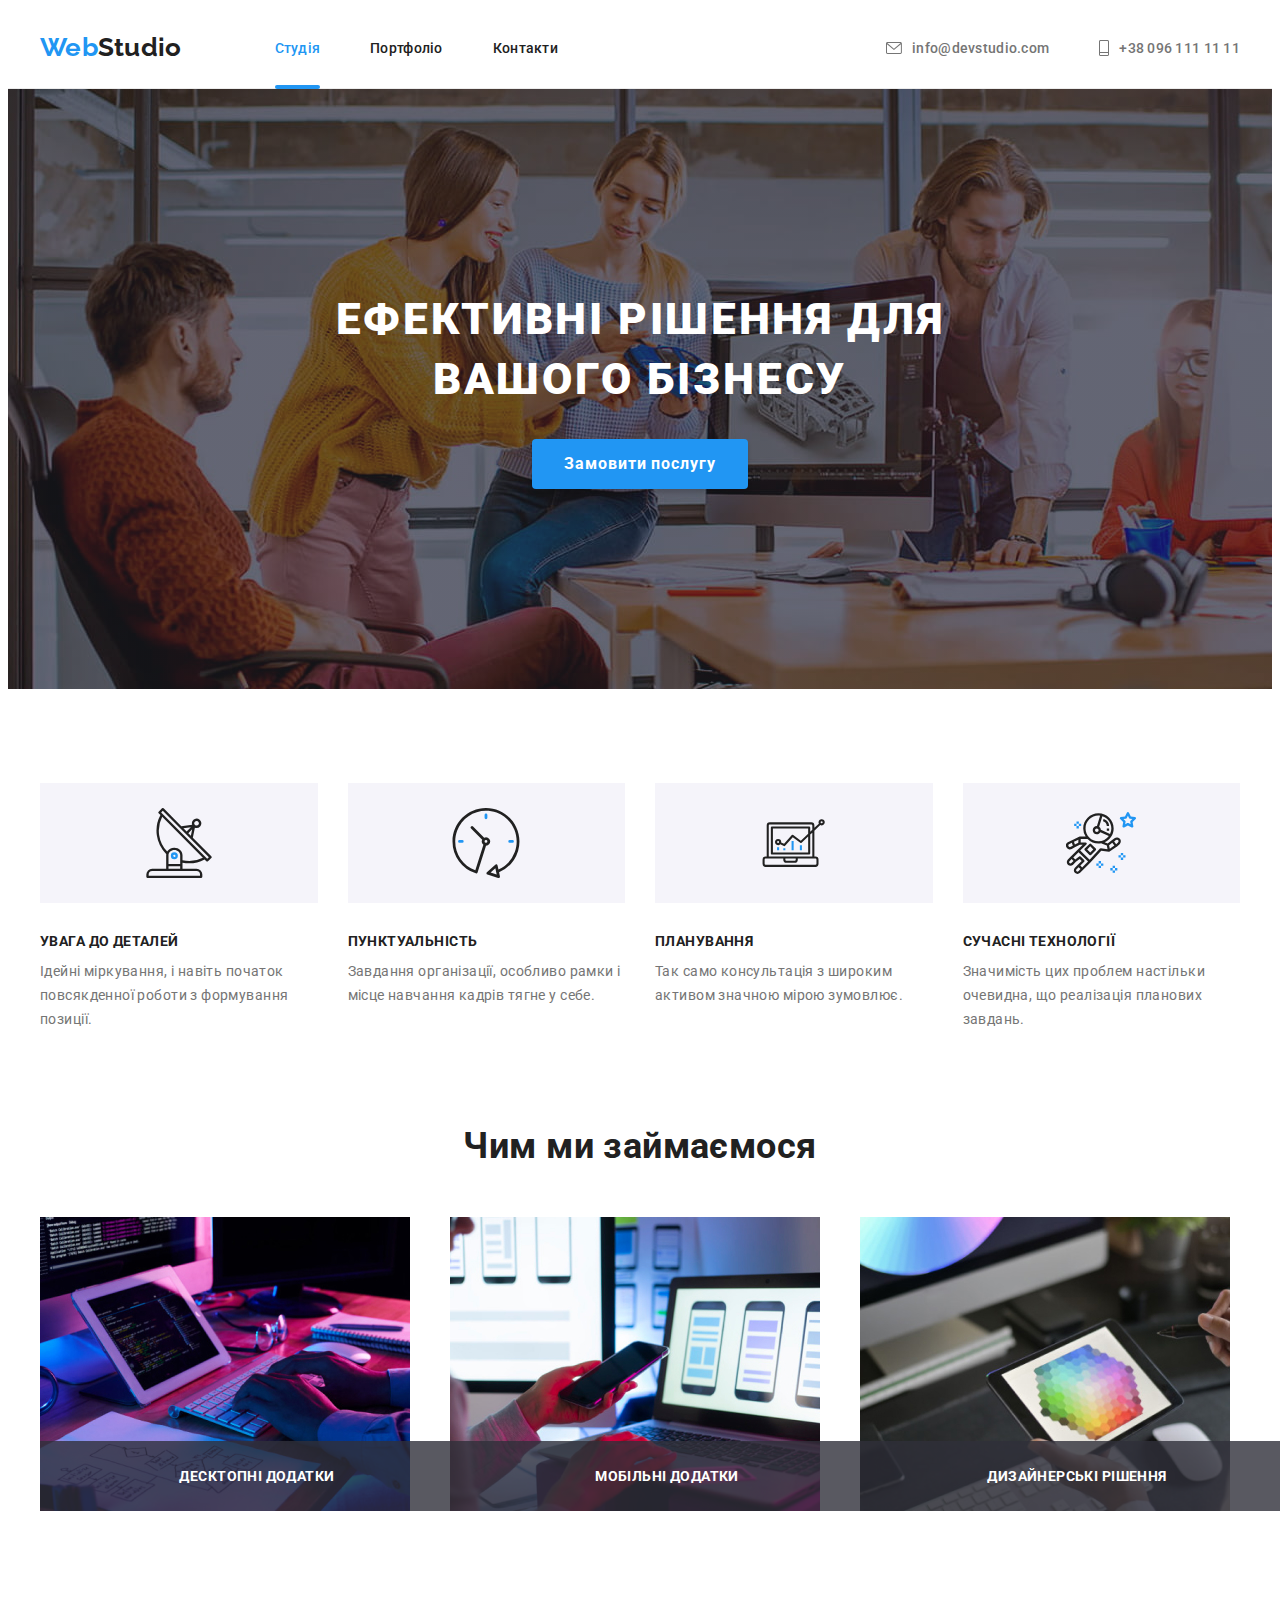
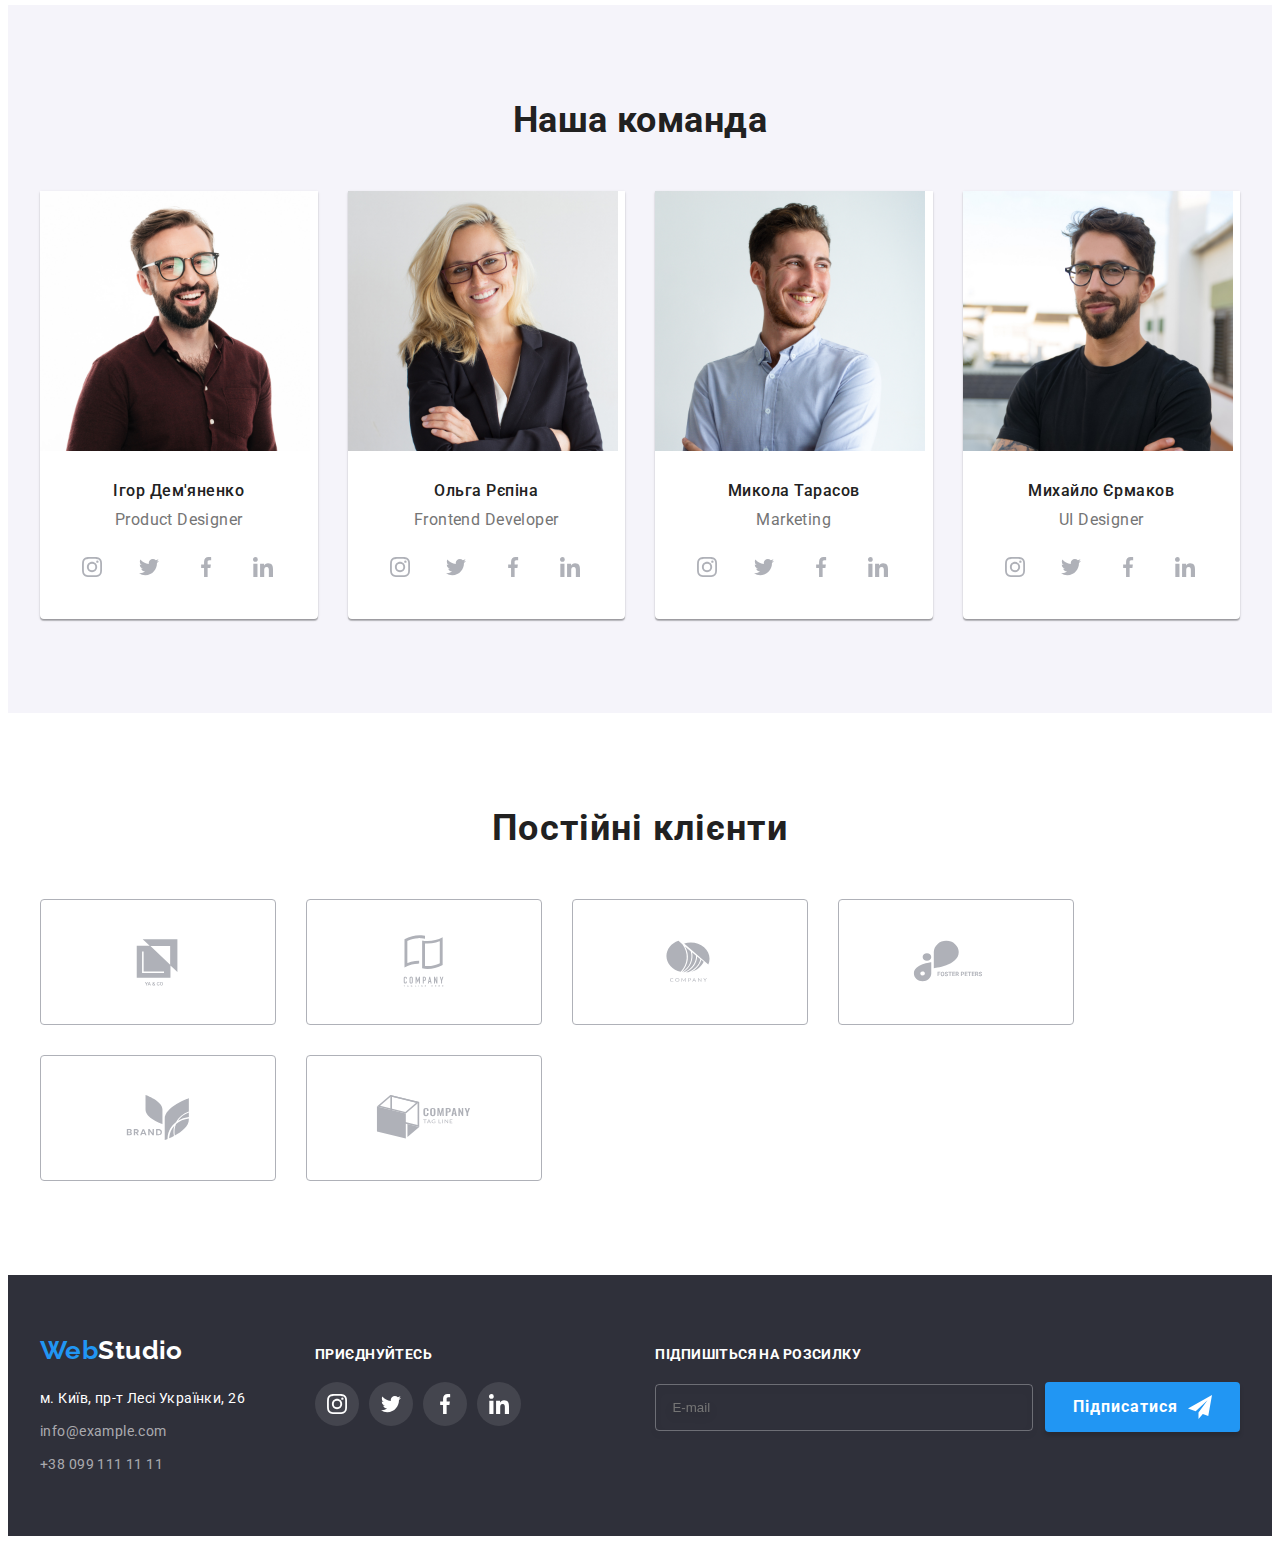
<file: index.html>
<!DOCTYPE html>
<html lang="ru">
  <head>
    <meta charset="UTF-8" />
    <meta http-equiv="X-UA-Compatible" content="IE=edge" />
    <meta name="viewport" content="width=device-width, initial-scale=1.0" />
    <title>Document</title>
    <!--Normalize start-->
    <link
      rel="stylesheet"
      href="https://cdnjs.cloudflare.com/ajax/libs/modern-normalize/1.1.0/modern-normalize.min.css"
      integrity="sha512-wpPYUAdjBVSE4KJnH1VR1HeZfpl1ub8YT/NKx4PuQ5NmX2tKuGu6U/JRp5y+Y8XG2tV+wKQpNHVUX03MfMFn9Q=="
      crossorigin="anonymous"
      referrerpolicy="no-referrer"
    />
    <!--Normalize end-->
    <link rel="preconnect" href="https://fonts.googleapis.com" />
    <link rel="preconnect" href="https://fonts.gstatic.com" crossorigin />
    <link
      rel="stylesheet"
      href="https://fonts.googleapis.com/css2?family=Raleway:wght@700&family=Roboto:wght@400;500;700;900&display=swap"
    />
    <link rel="stylesheet" href="./styles/styles.css" />
  </head>

  <body data-page>
    <!--Шапка профиля-->
    <header class="header" data-header>
      <div class="container main-nav">
        <nav class="header-nav">
          <a class="logo-link link" href="/">Web<span class="logo-black">Studio</span></a>
          <ul class="nav-list list">
            <li class="nav-item">
              <a class="nav-link hover-link link current" href="index.html">Студія</a>
            </li>
            <li class="nav-item">
              <a class="nav-link hover-link link" href="portfolio.html">Портфоліо</a>
            </li>
            <li class="nav-item">
              <a class="nav-link hover-link link" href="./">Контакти</a>
            </li>
          </ul>
        </nav>
        <!--Contacts-->

        <ul class="contact-list list">
          <li class="contact-item">
            <a class="contact-link hover-link link" href="mailto:info@devstudio.com"
              ><svg class="contact-icons" width="16px" height="12px">
                <use href="./images/icons.svg#mail"></use></svg
              >info@devstudio.com</a
            >
          </li>
          <li class="contact-item">
            <a class="contact-link hover-link link" href="tel:+380961111111"
              ><svg class="contact-icons" width="10px" height="16px">
                <use href="./images/icons.svg#phone"></use></svg
              >+38 096 111 11 11</a
            >
          </li>
        </ul>
      </div>
    </header>

    <!--hero section-->

    <main>
      <section class="hero section">
        <div class="container">
          <h1 class="hero-title">Ефективні рішення для вашого бізнесу</h1>
          <button class="hero-button" type="button" data-modal-open>Замовити послугу</button>
        </div>
      </section>

      <!--advantades-->
      <section class="advantades section">
        <div class="container">
          <ul class="advantades-list card-set list">
            <li class="advantades-item card-item">
              <div class="adventages-icons">
                <svg class="adventages-current" width="70px" height="70px">
                  <use href="./images/icons.svg#antenna"></use>
                </svg>
              </div>
              <h3 class="advantades-title item-title">УВАГА ДО ДЕТАЛЕЙ</h3>
              <p class="advantades-article">
                Ідейні міркування, і навіть початок повсякденної роботи з формування позиції.
              </p>
            </li>
            <li class="advantades-item card-item">
              <div class="adventages-icons">
                <svg class="adventages-current" width="70px" height="70px">
                  <use href="./images/icons.svg#clock"></use>
                </svg>
              </div>
              <h3 class="advantades-title item-title">ПУНКТУАЛЬНІСТЬ</h3>
              <p class="advantades-article">
                Завдання організації, особливо рамки і місце навчання кадрів тягне у себе.
              </p>
            </li>
            <li class="advantades-item card-item">
              <div class="adventages-icons">
                <svg class="adventages-current" width="70px" height="70px">
                  <use href="./images/icons.svg#diagram"></use>
                </svg>
              </div>
              <h3 class="advantades-title item-title">ПЛАНУВАННЯ</h3>
              <p class="advantades-article">
                Так само консультація з широким активом значною мірою зумовлює.
              </p>
            </li>
            <li class="advantades-item card-item">
              <div class="adventages-icons">
                <svg class="adventages-current" width="70px" height="70px">
                  <use href="./images/icons.svg#astronaut"></use>
                </svg>
              </div>
              <h3 class="advantades-title item-title">СУЧАСНІ ТЕХНОЛОГІЇ</h3>
              <p class="advantades-article">
                Значимість цих проблем настільки очевидна, що реалізація планових завдань.
              </p>
            </li>
          </ul>
        </div>
      </section>

      <!--Чим ми займаємося-->
      <section class="work section">
        <div class="container">
          <h2 class="section-title">Чим ми займаємося</h2>
          <ul class="work-list list card-set">
            <li class="work-item card-item">
              <img
                src="./images/img1.jpg"
                class="work-img"
                alt="Розробка додатків"
                width="370"
                height="290"
              />
              <h3 class="work-overlay-text item-title">ДЕСКТОПНІ ДОДАТКИ</h3>
            </li>
            <li class="work-item card-item">
              <img
                src="./images/img2.jpg"
                class="work-img"
                alt="Розробка мобільних додатків"
                width="370"
                height="290"
              />
              <h3 class="work-overlay-text item-title">МОБІЛЬНІ ДОДАТКИ</h3>
            </li>
            <li class="work-item card-item">
              <img
                src="./images/img3.jpg"
                class="work-img"
                alt="Розробка дизайну"
                width="370"
                height="290"
              />
              <h3 class="work-overlay-text item-title">ДИЗАЙНЕРСЬКІ РІШЕННЯ</h3>
            </li>
          </ul>
        </div>
      </section>

      <!--Наша команда-->

      <section class="command section">
        <div class="container">
          <h2 class="section-title">Наша команда</h2>
          <ul class="command-list card-set list">
            <li class="command-list-item card-item">
              <img
                src="./images/igor.jpg"
                class="command-img"
                alt="Ігор Дем'яненко"
                width="270"
                height="260"
              />
              <div class="command-border">
                <h3 class="command-subtitle">Ігор Дем'яненко</h3>
                <p class="command-item">Product Designer</p>

                <!--Social-icons-->
                <ul class="social-list card-set list">
                  <li class="social-item card-item item">
                    <a
                      class="social-link link"
                      href=""
                      target="_blank"
                      rel="noopener noreferrer"
                      aria-label="instagram"
                      ><svg class="social-current" width="20px" height="20px">
                        <use href="./images/icons.svg#instagram"></use></svg
                    ></a>
                  </li>
                  <li class="social-item card-item item">
                    <a
                      class="social-link link"
                      href=""
                      target="_blank"
                      rel="noopener noreferrer"
                      aria-label="twitter"
                      ><svg class="social-current" width="20px" height="20px">
                        <use href="./images/icons.svg#twitter"></use></svg
                    ></a>
                  </li>
                  <li class="social-item card-item item">
                    <a
                      class="social-link link"
                      href=""
                      target="_blank"
                      rel="noopener noreferrer"
                      aria-label="facebook"
                      ><svg class="social-current" width="20px" height="20px">
                        <use href="./images/icons.svg#facebook"></use></svg
                    ></a>
                  </li>
                  <li class="social-item card-item item">
                    <a
                      class="social-link link"
                      href=""
                      target="_blank"
                      rel="noopener noreferrer"
                      aria-label="linkedin"
                      ><svg class="social-current" width="20px" height="20px">
                        <use href="./images/icons.svg#linkedin"></use></svg
                    ></a>
                  </li>
                </ul>
              </div>
            </li>
            <li class="command-list-item card-item">
              <img
                src="./images/olga.jpg"
                class="command-img"
                alt="Ольга Рєпіна"
                width="270"
                height="260"
              />
              <div class="command-border">
                <h3 class="command-subtitle">Ольга Рєпіна</h3>
                <p class="command-item">Frontend Developer</p>

                <!--Social-icons-->
                <ul class="social-list card-set list">
                  <li class="social-item card-item item">
                    <a
                      class="social-link link"
                      href=""
                      target="_blank"
                      rel="noopener noreferrer"
                      aria-label="instagram"
                      ><svg class="social-current" width="20px" height="20px">
                        <use href="./images/icons.svg#instagram"></use></svg
                    ></a>
                  </li>
                  <li class="social-item card-item item">
                    <a
                      class="social-link link"
                      href=""
                      target="_blank"
                      rel="noopener noreferrer"
                      aria-label="twitter"
                      ><svg class="social-current" width="20px" height="20px">
                        <use href="./images/icons.svg#twitter"></use></svg
                    ></a>
                  </li>
                  <li class="social-item card-item item">
                    <a
                      class="social-link link"
                      href=""
                      target="_blank"
                      rel="noopener noreferrer"
                      aria-label="facebook"
                      ><svg class="social-current" width="20px" height="20px">
                        <use href="./images/icons.svg#facebook"></use></svg
                    ></a>
                  </li>
                  <li class="social-item card-item item">
                    <a
                      class="social-link link"
                      href=""
                      target="_blank"
                      rel="noopener noreferrer"
                      aria-label="linkedin"
                      ><svg class="social-current" width="20px" height="20px">
                        <use href="./images/icons.svg#linkedin"></use></svg
                    ></a>
                  </li>
                </ul>
              </div>
            </li>
            <li class="command-list-item card-item">
              <img
                src="./images/nikolay.jpg"
                class="command-img"
                alt="Микола Тарасов"
                width="270"
                height="260"
              />
              <div class="command-border">
                <h3 class="command-subtitle">Микола Тарасов</h3>
                <p class="command-item">Marketing</p>

                <!--Social-icons-->
                <ul class="social-list card-set list">
                  <li class="social-item card-item item">
                    <a
                      class="social-link link"
                      href=""
                      target="_blank"
                      rel="noopener noreferrer"
                      aria-label="instagram"
                      ><svg class="social-current" width="20px" height="20px">
                        <use href="./images/icons.svg#instagram"></use></svg
                    ></a>
                  </li>
                  <li class="social-item card-item item">
                    <a
                      class="social-link link"
                      href=""
                      target="_blank"
                      rel="noopener noreferrer"
                      aria-label="twitter"
                      ><svg class="social-current" width="20px" height="20px">
                        <use href="./images/icons.svg#twitter"></use></svg
                    ></a>
                  </li>
                  <li class="social-item card-item item">
                    <a
                      class="social-link link"
                      href=""
                      target="_blank"
                      rel="noopener noreferrer"
                      aria-label="facebook"
                      ><svg class="social-current" width="20px" height="20px">
                        <use href="./images/icons.svg#facebook"></use></svg
                    ></a>
                  </li>
                  <li class="social-item card-item item">
                    <a
                      class="social-link link"
                      href=""
                      target="_blank"
                      rel="noopener noreferrer"
                      aria-label="linkedin"
                      ><svg class="social-current" width="20px" height="20px">
                        <use href="./images/icons.svg#linkedin"></use></svg
                    ></a>
                  </li>
                </ul>
              </div>
            </li>
            <li class="command-list-item card-item">
              <img
                src="./images/michail.jpg"
                class="command-img"
                alt="Михайло Єрмаков"
                width="270"
                height="260"
              />
              <div class="command-border">
                <h3 class="command-subtitle">Михайло Єрмаков</h3>
                <p class="command-item">UI Designer</p>

                <!--Social-icons-->
                <ul class="social-list card-set list">
                  <li class="social-item card-item item">
                    <a
                      class="social-link link"
                      href=""
                      target="_blank"
                      rel="noopener noreferrer"
                      aria-label="instagram"
                      ><svg class="social-current" width="20px" height="20px">
                        <use href="./images/icons.svg#instagram"></use></svg
                    ></a>
                  </li>
                  <li class="social-item card-item item">
                    <a
                      class="social-link link"
                      href=""
                      target="_blank"
                      rel="noopener noreferrer"
                      aria-label="twitter"
                      ><svg class="social-current" width="20px" height="20px">
                        <use href="./images/icons.svg#twitter"></use></svg
                    ></a>
                  </li>
                  <li class="social-item card-item item">
                    <a
                      class="social-link link"
                      href=""
                      target="_blank"
                      rel="noopener noreferrer"
                      aria-label="facebook"
                      ><svg class="social-current" width="20px" height="20px">
                        <use href="./images/icons.svg#facebook"></use></svg
                    ></a>
                  </li>
                  <li class="social-item card-item item">
                    <a
                      class="social-link link"
                      href=""
                      target="_blank"
                      rel="noopener noreferrer"
                      aria-label="linkedin"
                      ><svg class="social-current" width="20px" height="20px">
                        <use href="./images/icons.svg#linkedin"></use></svg
                    ></a>
                  </li>
                </ul>
              </div>
            </li>
          </ul>
        </div>
      </section>

      <!--CUSTOMERS-->

      <section class="customers section">
        <h2 class="customers-title">Постійні клієнти</h2>
        <div class="container">
          <ul class="customers-list card-set">
            <li class="customers-item .card-item">
              <a
                href=""
                class="customers-link"
                target="_blank"
                rel="noopener noreferrer"
                aria-label="logo-company"
                ><svg class="customers-icon" width="106px" height="60px">
                  <use href="./images/icons.svg#logo1"></use></svg
              ></a>
            </li>
            <li class="customers-item .card-item">
              <a
                href=""
                class="customers-link"
                target="_blank"
                rel="noopener noreferrer"
                aria-label="logo-company"
                ><svg class="customers-icon" width="106px" height="60px">
                  <use href="./images/icons.svg#logo2"></use></svg
              ></a>
            </li>
            <li class="customers-item .card-item">
              <a
                href=""
                class="customers-link"
                target="_blank"
                rel="noopener noreferrer"
                aria-label="logo-company"
                ><svg class="customers-icon" width="106px" height="60px">
                  <use href="./images/icons.svg#logo3"></use></svg
              ></a>
            </li>
            <li class="customers-item .card-item">
              <a
                href=""
                class="customers-link"
                target="_blank"
                rel="noopener noreferrer"
                aria-label="logo-company"
                ><svg class="customers-icon" width="106px" height="60px">
                  <use href="./images/icons.svg#logo4"></use></svg
              ></a>
            </li>
            <li class="customers-item .card-item">
              <a
                href=""
                class="customers-link"
                target="_blank"
                rel="noopener noreferrer"
                aria-label="logo-company"
                ><svg class="customers-icon" width="106px" height="60px">
                  <use href="./images/icons.svg#logo5"></use></svg
              ></a>
            </li>
            <li class="customers-item .card-item">
              <a
                href=""
                class="customers-link"
                target="_blank"
                rel="noopener noreferrer"
                aria-label="logo-company"
                ><svg class="customers-icon" width="106px" height="60px">
                  <use href="./images/icons.svg#logo6"></use></svg
              ></a>
            </li>
          </ul>
        </div>
      </section>
    </main>

    <!--Footer-->

    <footer class="footer">
      <div class="container card-set">
        <div class="footer-container">
          <a class="logo-link link" href="/"> Web<span class="logo-white">Studio</span></a>
          <address class="footer-adress">
            <ul class="adress-list list">
              <li class="adress-item">
                <a
                  class="adress-link link"
                  href="https://goo.gl/maps/TSJkPxfqwCvXyevN7"
                  rel="noreferrer noopener"
                  target="_blank"
                  >м. Київ, пр-т Лесі Українки, 26</a
                >
              </li>
              <li class="adress-item">
                <a class="adress-link footer-link-cl link" href="mailto:info@example.com"
                  >info@example.com</a
                >
              </li>
              <li class="adress-item">
                <a class="adress-link footer-link-cl link" href="tel:+380991111111"
                  >+38 099 111 11 11</a
                >
              </li>
            </ul>
          </address>
        </div>
        <!--Join-in-->
        <div class="join-container">
          <h2 class="join-title item-title">приєднуйтесь</h2>
          <ul class="social-list card-set">
            <li class="social-item">
              <a href="" class="social-link">
                <svg class="social-current" width="20px" height="20px">
                  <use href="./images/icons.svg#instagram"></use>
                </svg>
              </a>
            </li>
            <li class="social-item">
              <a href="" class="social-link">
                <svg class="social-current" width="20px" height="20px">
                  <use href="./images/icons.svg#twitter"></use>
                </svg>
              </a>
            </li>
            <li class="social-item">
              <a href="" class="social-link">
                <svg class="social-current" width="20px" height="20px">
                  <use href="./images/icons.svg#facebook"></use>
                </svg>
              </a>
            </li>
            <li class="social-item">
              <a href="" class="social-link">
                <svg class="social-current" width="20px" height="20px">
                  <use href="./images/icons.svg#linkedin"></use>
                </svg>
              </a>
            </li>
          </ul>
        </div>

        <!--Footer form-->
        <div class="footer-form">
          <h2 class="join-title item-title">Підпишіться на розсилку</h2>
          <form class="footer-form-email card-set">
            <label class="footer-label">
              <input class="footer-input" name="Пошта" type="email" placeholder="E-mail" />
            </label>
            <button class="footer-button hero-button" type="submit">
              Підписатися
              <svg width="24px" height="24px">
                <use href="./images/icons.svg#icon-footer-icon"></use>
              </svg>
            </button>
          </form>
        </div>
      </div>
    </footer>

    <!--Modal window-->

    <div class="backdrop is-hidden" data-modal>
      <div class="modal">
        <button class="modal-btn" type="button" data-modal-close>
          <svg class="modal-btn-icon" width="11px" height="11px">
            <use href="./images/icons.svg#close-icon"></use>
          </svg>
        </button>
        <!--Form-modal-->
        <form class="form">
          <strong class="form-title">Залиште свої дані, ми вам передзвонимо</strong>
          <div class="form-group" role="group">
            <span class="form-text">Ім'я</span>
            <label class="form-label">
              <input class="form-input" name="Ім'я" type="text" />
              <svg class="form-icon" width="18px" height="18px">
                <use href="./images/icons.svg#icon-form-person"></use></svg
            ></label>

            <span class="form-text">Телефон</span>
            <label class="form-label">
              <input class="form-input" name="Телефон" type="tel" />
              <svg class="form-icon" width="18px" height="18px">
                <use href="./images/icons.svg#icon-form-phone"></use></svg
            ></label>

            <span class="form-text">Пошта</span>
            <label class="form-label">
              <input class="form-input" name="Пошта" type="email" />
              <svg class="form-icon" width="18px" height="18px">
                <use href="./images/icons.svg#icon-form-email"></use>
              </svg>
            </label>

            <span class="form-text">Коментарі</span>
            <label class="form-label">
              <textarea
                class="form-textarea"
                name="Comments"
                cols="30"
                rows="5"
                placeholder="Введіть текст"
              ></textarea>
            </label>
          </div>
          <label class="checkbox-label">
            <input class="checkbox-input visually-hidden" name="checkbox" type="checkbox" checked />
            <svg class="checkbox-icon" width="16px" height="15px">
              <use class="checkbox-icon-uncheck" href="./images/icons.svg#icon-icon-uncheck"></use>
              <use class="checkbox-icon-check" href="./images/icons.svg#icon-icon-check"></use>
            </svg>
            <span class="checkbox-text"
              >Погоджуюся з розсилкою та приймаю
              <a class="contract" target="_blank" rel="noopener noreferrer" href=""
                >Умови договору</a
              >
            </span>
          </label>
          <button class="form-button hero-button" type="submit">Відправити</button>
        </form>
      </div>
    </div>
    <script src="./js/modal.js"></script>
  </body>
</html>
</file>
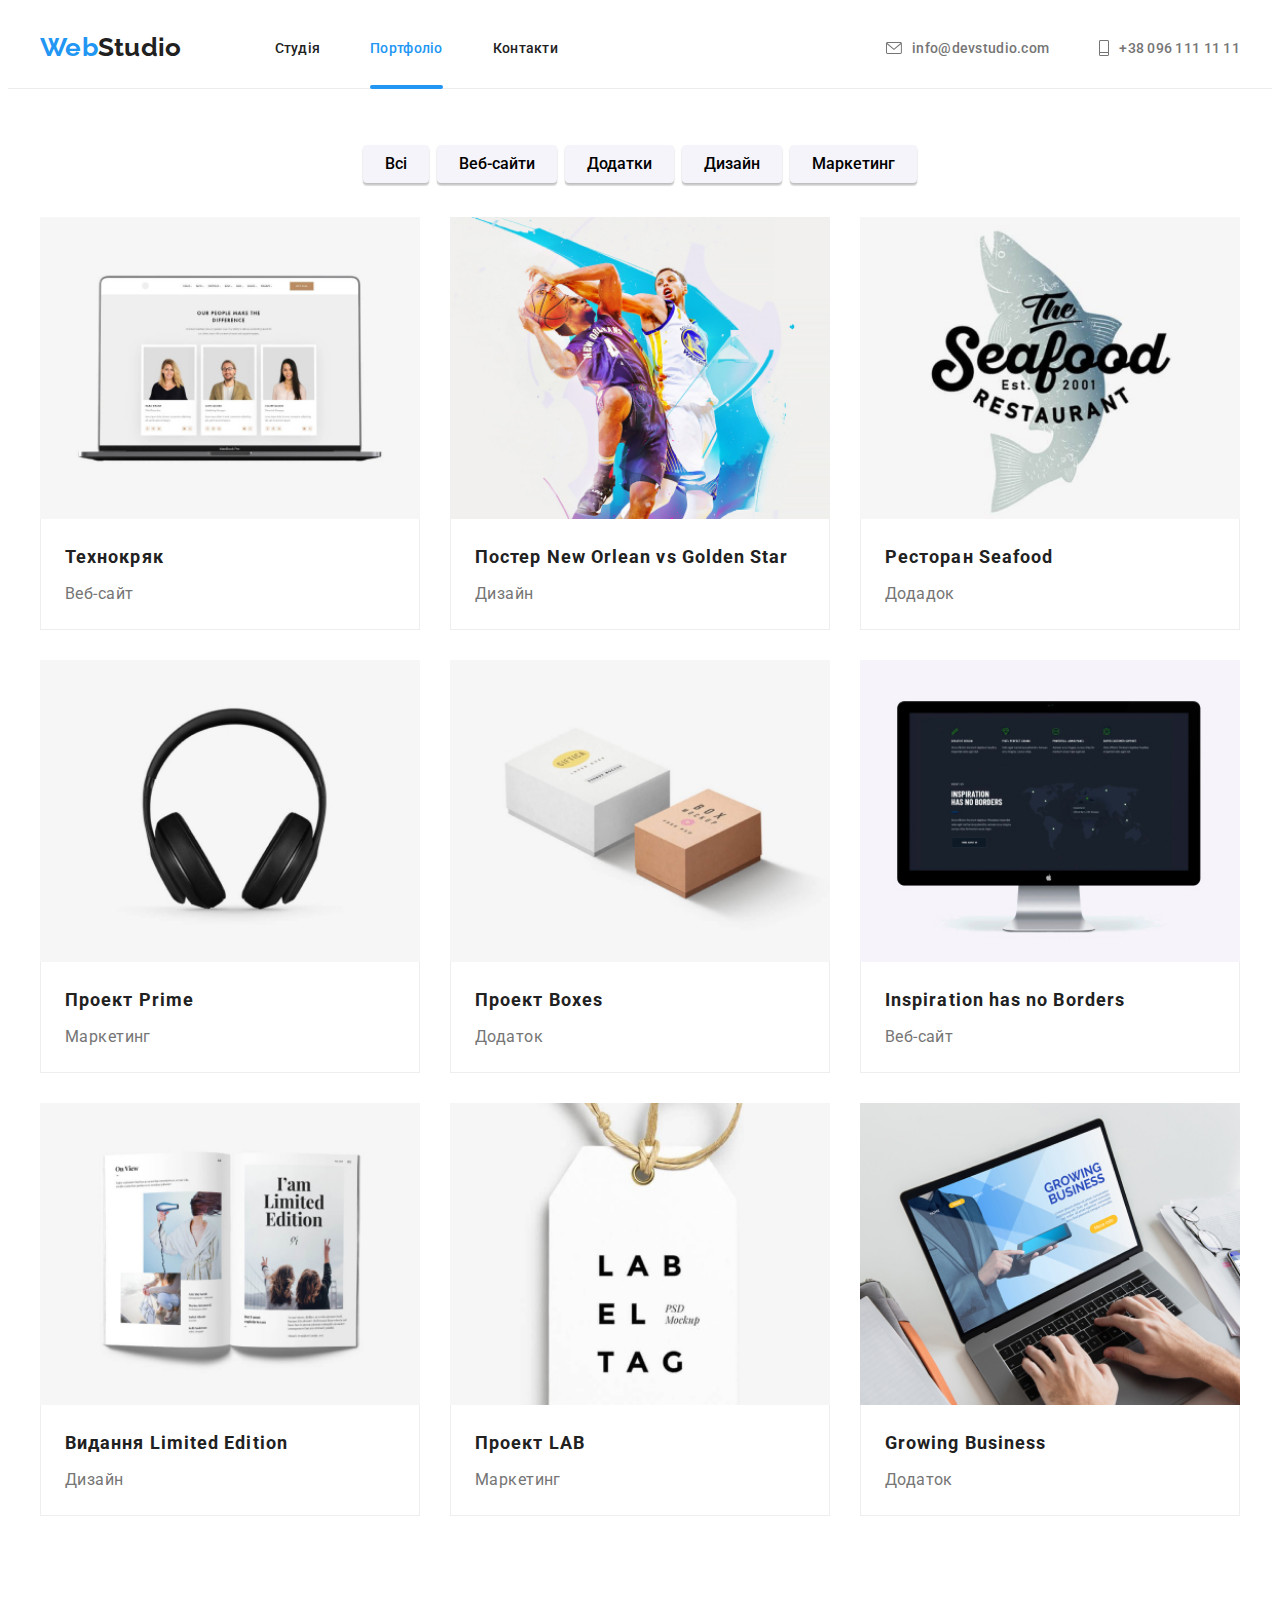
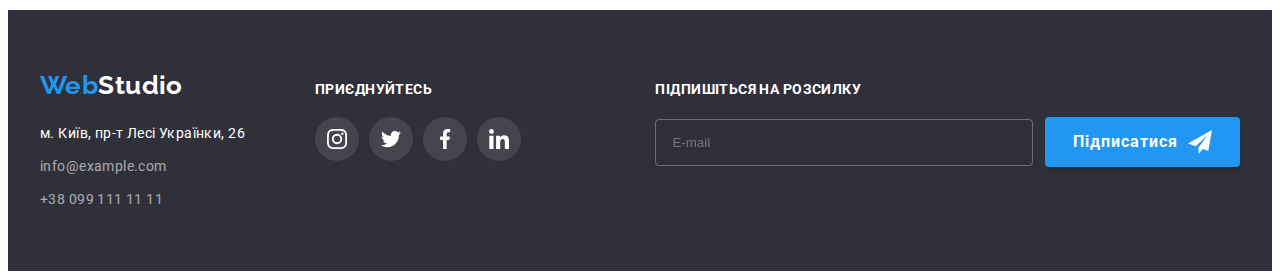
<file: portfolio.html>
<!DOCTYPE html>
<html lang="uk">
  <head>
    <meta charset="UTF-8" />
    <meta http-equiv="X-UA-Compatible" content="IE=edge" />
    <meta name="viewport" content="width=device-width, initial-scale=1.0" />
    <title>Document</title>
    <!--Normalize start-->
    <link
      rel="stylesheet"
      href="https://cdnjs.cloudflare.com/ajax/libs/modern-normalize/1.1.0/modern-normalize.min.css"
      integrity="sha512-wpPYUAdjBVSE4KJnH1VR1HeZfpl1ub8YT/NKx4PuQ5NmX2tKuGu6U/JRp5y+Y8XG2tV+wKQpNHVUX03MfMFn9Q=="
      crossorigin="anonymous"
      referrerpolicy="no-referrer"
    />
    <!--Normalize end-->
    <link rel="preconnect" href="https://fonts.googleapis.com" />
    <link rel="preconnect" href="https://fonts.gstatic.com" crossorigin />
    <link
      rel="stylesheet"
      href="https://fonts.googleapis.com/css2?family=Raleway:wght@700&family=Roboto:wght@400;500;700;900&display=swap"
    />
    <link rel="stylesheet" href="./styles/styles.css" />
  </head>

  <body>
    <!--Шапка портфолио-->
    <header class="header">
      <div class="container main-nav">
        <nav class="header-nav">
          <a class="logo-link link" href="/">Web<span class="logo-black">Studio</span></a>
          <ul class="nav-list list">
            <li class="nav-item">
              <a class="nav-link hover-link link" href="index.html">Студія</a>
            </li>
            <li class="nav-item">
              <a class="nav-link hover-link current link" href="portfolio.html">Портфоліо</a>
            </li>
            <li class="nav-item">
              <a class="nav-link hover-link link" href="./">Контакти</a>
            </li>
          </ul>
        </nav>

        <!--Contacts-->

        <ul class="contact-list list">
          <li class="contact-item">
            <a class="contact-link hover-link link" href="mailto:info@devstudio.com"
              ><svg class="contact-icons" width="16px" height="12px">
                <use href="./images/icons.svg#mail"></use></svg
              >info@devstudio.com</a
            >
          </li>
          <li class="contact-item">
            <a class="contact-link hover-link link" href="tel:+380961111111"
              ><svg class="contact-icons" width="10px" height="16px">
                <use href="./images/icons.svg#phone"></use></svg
              >+38 096 111 11 11</a
            >
          </li>
        </ul>
      </div>
    </header>
    <!--Проекти-->
    <main>
      <section class="projects section">
        <div class="container">
          <h1 class="visually-hidden">Projects</h1>
          <ul class="projects-list list">
            <li class="projects-item">
              <button class="projects-btn" type="button">
                <span class="project-btn-txt">Всі</span>
              </button>
            </li>
            <li class="projects-item">
              <button class="projects-btn" type="button">
                <span class="project-btn-txt">Веб-сайти</span>
              </button>
            </li>
            <li class="projects-item">
              <button class="projects-btn" type="button">
                <span class="project-btn-txt">Додатки</span>
              </button>
            </li>
            <li class="projects-item">
              <button class="projects-btn" type="button">
                <span class="project-btn-txt">Дизайн</span>
              </button>
            </li>
            <li class="projects-item">
              <button class="projects-btn" type="button">
                <span class="project-btn-txt">Маркетинг</span>
              </button>
            </li>
          </ul>

          <!--Portfolio-->

          <ul class="portfolio-list list card-set">
            <li class="portfolio-item card-item">
              <a class="portfolio-link link" href="">
                <div class="portfolio-photo">
                  <img
                    class="portfolio-img"
                    src="./portfolio-images/img1.jpg"
                    alt="Технокряк"
                    width="370"
                    height="294"
                  />
                  <div class="overlay">
                    <p class="overlay-text">
                      Ресурс пропонує комплексні пропозиції з різним рівнем функціоналу та сервісів.
                      Все це дозволить відвідувачу отримати вичерпні відомості про компанію чи
                      приватну особу.
                    </p>
                  </div>
                </div>
                <div class="portfolio-border">
                  <h2 class="portfolio-title">Технокряк</h2>
                  <p class="portfolio-article">Веб-сайт</p>
                </div>
              </a>
            </li>
            <li class="portfolio-item card-item">
              <a class="portfolio-link link" href="">
                <div class="portfolio-photo">
                  <img
                    class="portfolio-img"
                    src="./portfolio-images/img2.jpg"
                    alt="Постер New Orlean vs Golden Star"
                    width="370"
                    height="294"
                  />
                  <div class="overlay">
                    <p class="overlay-text">
                      Ресурс пропонує комплексні пропозиції з різним рівнем функціоналу та сервісів.
                      Все це дозволить відвідувачу отримати вичерпні відомості про компанію чи
                      приватну особу.
                    </p>
                  </div>
                </div>
                <div class="portfolio-border">
                  <h2 class="portfolio-title">Постер New Orlean vs Golden Star</h2>
                  <p class="portfolio-article">Дизайн</p>
                </div>
              </a>
            </li>
            <li class="portfolio-item card-item">
              <a class="portfolio-link link" href="">
                <div class="portfolio-photo">
                  <img
                    class="portfolio-img"
                    src="./portfolio-images/img3.jpg"
                    alt="Ресторан Seafood"
                    width="370"
                    height="294"
                  />
                  <div class="overlay">
                    <p class="overlay-text">
                      Ресурс пропонує комплексні пропозиції з різним рівнем функціоналу та сервісів.
                      Все це дозволить відвідувачу отримати вичерпні відомості про компанію чи
                      приватну особу.
                    </p>
                  </div>
                </div>
                <div class="portfolio-border">
                  <h2 class="portfolio-title">Ресторан Seafood</h2>
                  <p class="portfolio-article">Додадок</p>
                </div>
              </a>
            </li>
            <li class="portfolio-item card-item">
              <a class="portfolio-link link" href="">
                <div class="portfolio-photo">
                  <img
                    class="portfolio-img"
                    src="./portfolio-images/img4.jpg"
                    alt="Проект Prime"
                    width="370"
                    height="294"
                  />
                  <div class="overlay">
                    <p class="overlay-text">
                      Ресурс пропонує комплексні пропозиції з різним рівнем функціоналу та сервісів.
                      Все це дозволить відвідувачу отримати вичерпні відомості про компанію чи
                      приватну особу.
                    </p>
                  </div>
                </div>
                <div class="portfolio-border">
                  <h2 class="portfolio-title">Проект Prime</h2>
                  <p class="portfolio-article">Маркетинг</p>
                </div>
              </a>
            </li>
            <li class="portfolio-item card-item">
              <a class="portfolio-link link" href="">
                <div class="portfolio-photo">
                  <img
                    class="portfolio-img"
                    src="./portfolio-images/img5.jpg"
                    alt="Проект Boxes"
                    width="370"
                    height="294"
                  />
                  <div class="overlay">
                    <p class="overlay-text">
                      Ресурс пропонує комплексні пропозиції з різним рівнем функціоналу та сервісів.
                      Все це дозволить відвідувачу отримати вичерпні відомості про компанію чи
                      приватну особу.
                    </p>
                  </div>
                </div>
                <div class="portfolio-border">
                  <h2 class="portfolio-title">Проект Boxes</h2>
                  <p class="portfolio-article">Додаток</p>
                </div>
              </a>
            </li>
            <li class="portfolio-item card-item">
              <a class="portfolio-link link" href="">
                <div class="portfolio-photo">
                  <img
                    class="portfolio-img"
                    src="./portfolio-images/img6.jpg"
                    alt="Inspiration has no Borders"
                    width="370"
                    height="294"
                  />
                  <div class="overlay">
                    <p class="overlay-text">
                      Ресурс пропонує комплексні пропозиції з різним рівнем функціоналу та сервісів.
                      Все це дозволить відвідувачу отримати вичерпні відомості про компанію чи
                      приватну особу.
                    </p>
                  </div>
                </div>
                <div class="portfolio-border">
                  <h2 class="portfolio-title">Inspiration has no Borders</h2>
                  <p class="portfolio-article">Веб-сайт</p>
                </div>
              </a>
            </li>
            <li class="portfolio-item card-item">
              <a class="portfolio-link link" href="">
                <div class="portfolio-photo">
                  <img
                    class="portfolio-img"
                    src="./portfolio-images/img7.jpg"
                    alt="Издание Limited Edition"
                    width="370"
                    height="294"
                  />
                  <div class="overlay">
                    <p class="overlay-text">
                      Ресурс пропонує комплексні пропозиції з різним рівнем функціоналу та сервісів.
                      Все це дозволить відвідувачу отримати вичерпні відомості про компанію чи
                      приватну особу.
                    </p>
                  </div>
                </div>
                <div class="portfolio-border">
                  <h2 class="portfolio-title">Видання Limited Edition</h2>
                  <p class="portfolio-article">Дизайн</p>
                </div>
              </a>
            </li>
            <li class="portfolio-item card-item">
              <a class="portfolio-link link" href="">
                <div class="portfolio-photo">
                  <img
                    class="portfolio-img"
                    src="./portfolio-images/img8.jpg"
                    alt="Проект LAB"
                    width="370"
                    height="294"
                  />
                  <div class="overlay">
                    <p class="overlay-text">
                      Ресурс пропонує комплексні пропозиції з різним рівнем функціоналу та сервісів.
                      Все це дозволить відвідувачу отримати вичерпні відомості про компанію чи
                      приватну особу.
                    </p>
                  </div>
                </div>
                <div class="portfolio-border">
                  <h2 class="portfolio-title">Проект LAB</h2>
                  <p class="portfolio-article">Маркетинг</p>
                </div>
              </a>
            </li>
            <li class="portfolio-item card-item">
              <a class="portfolio-link link" href="">
                <div class="portfolio-photo">
                  <img
                    class="portfolio-img"
                    src="./portfolio-images/img9.jpg"
                    alt="Growing Business"
                    width="370"
                    height="294"
                  />
                  <div class="overlay">
                    <p class="overlay-text">
                      Ресурс пропонує комплексні пропозиції з різним рівнем функціоналу та сервісів.
                      Все це дозволить відвідувачу отримати вичерпні відомості про компанію чи
                      приватну особу.
                    </p>
                  </div>
                </div>
                <div class="portfolio-border">
                  <h2 class="portfolio-title">Growing Business</h2>
                  <p class="portfolio-article">Додаток</p>
                </div>
              </a>
            </li>
          </ul>
        </div>
      </section>
    </main>

    <!--Footer-->

    <footer class="footer">
      <div class="container card-set">
        <div class="footer-container">
          <a class="logo-link link" href="/"> Web<span class="logo-white">Studio</span></a>
          <address class="footer-adress">
            <ul class="adress-list list">
              <li class="adress-item">
                <a
                  class="adress-link link"
                  href="https://goo.gl/maps/TSJkPxfqwCvXyevN7"
                  rel="noreferrer noopener"
                  target="_blank"
                  >м. Київ, пр-т Лесі Українки, 26</a
                >
              </li>
              <li class="adress-item">
                <a class="adress-link footer-link-cl link" href="mailto:info@example.com"
                  >info@example.com</a
                >
              </li>
              <li class="adress-item">
                <a class="adress-link footer-link-cl link" href="tel:+380991111111"
                  >+38 099 111 11 11</a
                >
              </li>
            </ul>
          </address>
        </div>
        <!--Join-in-->
        <div class="join-container">
          <h2 class="join-title item-title">приєднуйтесь</h2>
          <ul class="social-list card-set">
            <li class="social-item">
              <a href="" class="social-link">
                <svg class="social-current" width="20px" height="20px">
                  <use href="./images/icons.svg#instagram"></use>
                </svg>
              </a>
            </li>
            <li class="social-item">
              <a href="" class="social-link">
                <svg class="social-current" width="20px" height="20px">
                  <use href="./images/icons.svg#twitter"></use>
                </svg>
              </a>
            </li>
            <li class="social-item">
              <a href="" class="social-link">
                <svg class="social-current" width="20px" height="20px">
                  <use href="./images/icons.svg#facebook"></use>
                </svg>
              </a>
            </li>
            <li class="social-item">
              <a href="" class="social-link">
                <svg class="social-current" width="20px" height="20px">
                  <use href="./images/icons.svg#linkedin"></use>
                </svg>
              </a>
            </li>
          </ul>
        </div>

        <!--Footer form-->
        <div class="footer-form">
          <h2 class="join-title item-title">Підпишіться на розсилку</h2>
          <form class="footer-form-email card-set">
            <label class="footer-label">
              <input class="footer-input" name="Пошта" type="email" placeholder="E-mail" />
            </label>
            <button class="footer-button hero-button" type="submit">
              Підписатися
              <svg width="24px" height="24px">
                <use href="./images/icons.svg#icon-footer-icon"></use>
              </svg>
            </button>
          </form>
        </div>
      </div>
    </footer>
  </body>
</html>
</file>
<file: styles/styles.css>
:root {
  /*Fonts*/
  --main-font: 'Roboto';
  --secondary-font: 'Raleway';
  /*Text colors*/
  --main-txt-cl: #757575;
  --black-txt-cl: #212121;
  --white-txt-cl: #ffffff;
  --accent-txt-cl: #2196f3;
  --icons-cl: #afb1b8;

  /*Bg colors*/
  --dark-bg-cl: #2f303a;
  --grey-bg-cl: #f5f4fa;
  --main-bg-btn-cl: #2196f3;
  --bg-btn-cl: #188ce8;
  --white-bg-cl: #ffffff;
  --footer-icons-bg-cl: rgba(255, 255, 255, 0.1);

  /*Others*/
  --gap: 30px;
  --item: 4;
  --animation: 250ms cubic-bezier(0.4, 0, 0.2, 1);
}

body {
  font-family: var(--main-font);
  font-weight: 400;
  font-size: 14px;
  line-height: calc(24 / 14);
  letter-spacing: 0.03em;
  color: var(--main-txt-cl);
}

.no-scroll {
  overflow: hidden;
}

/*Частичный ресет браузера start*/
a {
  text-decoration: none;
  color: currentColor;
}

h1,
h2,
h3,
h4,
h5,
h6,
p {
  margin: 0;
}

ul {
  list-style: none;
  padding: 0;
  margin: 0;
}

img {
  display: block;
  max-width: 100%;
  height: auto;
}

/*Частичный ресет браузера end*/
.link {
  text-decoration: none;
}

.list {
  list-style: none;
}

.visually-hidden {
  position: absolute;
  width: 1px;
  height: 1px;
  margin: -1px;
  border: 0;
  padding: 0;
  white-space: nowrap;
  clip-path: inset(100%);
  clip: rect(0 0 0 0);
  overflow: hidden;
}

.container {
  width: 1200px;
  padding-left: 15px;
  padding-right: 15px;
  margin-left: auto;
  margin-right: auto;
}

.section {
  padding-top: 94px;
  padding-bottom: 94px;
}

.card-set {
  display: flex;
  flex-wrap: wrap;
  gap: var(--gap);
}

.card-item {
  flex-basis: calc((100% - (var(--item) - 1) * var(--gap)) / var(--item));
}

/*header*/

.header {
  font-weight: 500;
  line-height: calc(16 / 14);
  letter-spacing: 0.02em;
  border-bottom: 1px solid #ececec;
}

.header .logo-link {
  padding-top: 24px;
  padding-bottom: 24px;
}

.main-nav {
  display: flex;
  align-items: center;
}

.header-nav {
  display: flex;
  gap: 93px;
}

.logo-link {
  font-family: var(--secondary-font);
  font-weight: 700;
  font-size: 26px;
  line-height: calc(31 / 26);
  color: var(--accent-txt-cl);
}

.logo-black {
  color: var(--black-txt-cl);
}

.nav-list {
  display: flex;
  flex-wrap: wrap;
  gap: 50px;
}

.nav-item {
  color: var(--black-txt-cl);
}

.nav-link,
.contact-link {
  display: flex;
  align-items: center;
  color: var(--black-txt-cl);
  padding-top: 32px;
  padding-bottom: 32px;
}

.current {
  position: relative;
  color: var(--accent-txt-cl);
}

.current::after {
  position: absolute;
  content: '';
  left: 0;
  bottom: -1px;
  width: 100%;
  height: 4px;
  background-color: var(--accent-txt-cl);
  display: block;
  border-radius: 2px;
}

.hover-link {
  transition: color var(--animation);
}

.hover-link:hover,
.hover-link:focus {
  color: var(--accent-txt-cl);
}

/*contact list*/

.contact-list {
  display: flex;
  margin-left: auto;
}

.contact-list .contact-item + .contact-item {
  margin-left: 50px;
}

.contact-icons {
  fill: var(--main-txt-cl);
  margin-right: 10px;
  transition: fill var(--animation);
}

.contact-icons:hover {
  fill: var(--main-bg-btn-cl);
}

.contact-link {
  color: inherit;
  transition: color var(--animation);
}

.contact-link:hover .contact-icons {
  fill: var(--main-bg-btn-cl);
}

.contact-link:focus .contact-icons {
  fill: var(--main-bg-btn-cl);
}

/*Main content*/

/*HERO*/

.hero {
  background-image: linear-gradient(to right, rgba(47, 48, 58, 0.4), rgba(47, 48, 58, 0.4)),
    url(../images/hero-bg/hero-bg-img.jpg);
  text-align: center;
  padding: 200px 0;
  max-width: 1600px;
  margin-left: auto;
  margin-right: auto;
}

.hero-title {
  width: 696px;
  font-weight: 900;
  font-size: 44px;
  line-height: calc(60 / 44);
  letter-spacing: 0.06em;
  text-transform: uppercase;
  color: var(--white-txt-cl);
  margin-bottom: 30px;
  margin-left: auto;
  margin-right: auto;
}

.hero-button {
  display: flex;
  justify-content: center;
  align-items: center;
  margin-left: auto;
  margin-right: auto;
  font-family: var(--main-font);
  background: var(--main-bg-btn-cl);
  box-shadow: 0px 4px 4px rgba(0, 0, 0, 0.15);
  border: none;
  border-radius: 4px;
  padding: 10px 32px;
  transition: background var(--animation);
  font-weight: 700;
  font-size: 16px;
  letter-spacing: 0.06em;
  line-height: calc(30 / 16);
  color: var(--white-txt-cl);
  cursor: pointer;
}

.hero-button:hover,
.hero-button:focus {
  background: var(--bg-btn-cl);
}


/*Advantades*/

.adventages-icons {
  display: flex;
  align-items: center;
  justify-content: center;
  height: 120px;
  margin-bottom: 30px;
  background-color: var(--grey-bg-cl);
}

.card-item {
  flex-basis: calc((100% - (var(--item) - 1) * var(--gap)) / var(--item));
}

.advantades-title {
  color: var(--black-txt-cl);
  margin-bottom: 10px;
}

.item-title {
  font-weight: 700;
  font-size: 14px;
  line-height: calc(16 / 14);
  text-transform: uppercase;
  letter-spacing: 0.03em;
}

/*Work*/

.work {
  padding-top: 0;
}

.section-title {
  font-weight: 700;
  font-size: 36px;
  line-height: calc(42 / 36);
  text-align: center;
  color: var(--black-txt-cl);
  margin-bottom: 50px;
}

.work-list {
  --item: 3;
}

.work-item {
  position: relative;
}

.work-overlay-text {
  position: absolute;
  display: flex;
  align-items: center;
  justify-content: center;
  text-align: center;
  width: 100%;
  padding: 27px;
  color: var(--white-txt-cl);
  background-color: rgba(47, 48, 58, 0.8);
  bottom: 0;
}

/*Наша команда*/

.command {
  background-color: #f5f4fa;
  max-width: 1600px;
  margin-left: auto;
  margin-right: auto;
}

.command-list-item {
  background-color: var(--white-bg-cl);
  text-align: center;
  flex-basis: calc((100% - 90px) / 4);
  box-shadow: 0px 1px 3px rgba(0, 0, 0, 0.12), 0px 1px 1px rgba(0, 0, 0, 0.14),
    0px 2px 1px rgba(0, 0, 0, 0.2);
  border-radius: 0px 0px 4px 4px;
}

.command-border {
  padding: 30px;
}

.command-subtitle {
  font-weight: 500;
  font-size: 16px;
  margin-bottom: 10px;
}

.command-item {
  font-size: 16px;
  line-height: calc(19 / 16);
  margin-bottom: 16px;
}

.command-subtitle {
  font-weight: 500;
  font-size: 16px;
  line-height: calc(19 / 16);
  letter-spacing: 0.03em;
  color: var(--black-txt-cl);
}

.social-list {
  --gap: 10px;
}

.social-item {
}

.social-link {
  display: flex;
  align-items: center;
  justify-content: center;
  width: 44px;
  height: 44px;
  background-color: var(--white-bg-cl);
  border-radius: 50%;
  transition: background-color var(--animation);
}

.footer .social-link {
  background-color: var(--footer-icons-bg-cl);
}

.footer .social-current {
  fill: var(--white-txt-cl);
}

.social-link:hover,
.social-link:focus {
  background-color: var(--main-bg-btn-cl);
}

.social-link:hover .social-current,
.social-link:focus .social-current {
  fill: var(--white-txt-cl);
}

.social-current {
  transition: fill var(--animation);
  fill: var(--icons-cl);
}

/*CUSTOMERS*/
.customers {
}

.customers-title {
  font-weight: 700;
  font-size: 36px;
  line-height: 42px;
  text-align: center;
  letter-spacing: 0.03em;
  color: var(--black-txt-cl);
  margin-bottom: 50px;
}

.customers-list {
  --item: 6;
}

.customers-item {
}

.customers-link {
  display: flex;
  align-items: center;
  justify-content: center;
  width: 170px;
  height: 92px;
  border: 1px solid #afb1b8;
  border-radius: 4px;
  padding: 16px 32px;
  transition: border-color var(--animation);
}

.customers-link:hover,
.customers-link:focus {
  border-color: var(--main-bg-btn-cl);
}

.customers-icon {
  fill: var(--icons-cl);
  transition: fill var(--animation);
}

.customers-link:hover .customers-icon,
.customers-link:focus .customers-icon {
  fill: var(--main-bg-btn-cl);
}

/*Footer*/

.footer {
  --gap: 70px;
  background-color: var(--dark-bg-cl);
  padding-top: 60px;
  padding-bottom: 60px;
}

.footer .card-set {
  align-items: baseline;
}

.footer .logo-link {
  display: block;
  margin-bottom: 20px;
}

.logo-white {
  color: var(--white-txt-cl);
}

.footer-adress {
  font-style: inherit;
  color: rgba(255, 255, 255, 0.6);
}

.adress-list {
}

.adress-item:not(:last-child) {
  margin-bottom: 9px;
}

.adress-link {
  color: inherit;
}

.footer-link-cl {
  transition: color var(--animation);
}

.footer-link-cl:hover,
.footer-link-cl:focus {
  color: var(--white-txt-cl);
}

.adress-link[target='_blank'] {
  color: var(--white-txt-cl);
}

/*Join-in*/

.join-container {
  margin: 0;
  padding: 0;
}

.join-title {
  color: var(--white-txt-cl);
  margin-bottom: 20px;
}

/*Foter form*/
.footer-form {
  margin-left: auto;
}

.footer-form-title {
  font-weight: 700;
  font-size: 14px;
  line-height: calc(16 / 14);
  text-transform: uppercase;
  color: var(--white-txt-cl);
  margin-bottom: 20px;
}

.footer-form-email {
--gap: 12px;
}

.footer-input {
  display: block;
  width: 358px;
  padding-left: 16px;
  padding-top: 15px;
  padding-bottom: 15px;
  background-color: transparent;
  border: 1px solid rgba(255, 255, 255, 0.3);
  filter: drop-shadow(0px 4px 4px rgba(0, 0, 0, 0.15));
  border-radius: 4px;
  outline: transparent;
  color: var(--white-txt-cl);
}

.footer-button {
  gap: 10px;
  padding: 10px 28px;
}

.footer-button:hover,
.footer-button:focus {
  background: var(--bg-btn-cl);
}


/*PORTFOLIO*/

/*Projekts*/

.projects {
  padding-top: 56px;
}

.projects-list {
  display: flex;
  justify-content: center;
  gap: 8px;
  margin-bottom: 34px;
}

.projects-btn {
  font-family: var(--main-font);
  font-weight: 500;
  font-size: 16px;
  line-height: calc(26 / 16);
  background: var(--grey-bg-cl);
  box-shadow: 0px 3px 1px rgba(0, 0, 0, 0.1), 0px 1px 2px rgba(0, 0, 0, 0.08),
    0px 2px 2px rgba(0, 0, 0, 0.12);
  border-radius: 4px;
  border: none;
  text-align: center;
  padding: 6px 22px;
  transition: background-color var(--animation), color var(--animation);
}

.projects-btn:hover,
.projects-btn:focus {
  background-color: var(--main-bg-btn-cl);
  color: var(--white-txt-cl);
}

.project-btn-txt {
}

/*Portfolio*/

.portfolio-list {
  --item: 3;
}

.portfolio-item {
}

.portfolio-link {
  display: block;
  transition: box-shadow var(--animation);
}

.portfolio-link:hover,
.portfolio-link:focus {
  display: block;
  border: 1px solid #eeeeee;
  box-shadow: 0px 1px 1px rgba(0, 0, 0, 0.12), 0px 4px 4px rgba(0, 0, 0, 0.06),
    1px 4px 6px rgba(0, 0, 0, 0.16);
}

.portfolio-img {
  width: 100%;
}

.portfolio-photo {
  position: relative;
  overflow: hidden;
}

.overlay {
  display: flex;
  align-items: center;
  justify-content: center;
  position: absolute;
  background-color: rgba(33, 150, 243, 0.9);
  width: 100%;
  height: 100%;
  top: 0;
  left: 0;
  transform: translateY(100%);
  transition: transform var(--animation);
}

.overlay-text {
  font-size: 18px;
  line-height: calc(28 / 18);
  color: var(--white-txt-cl);
  text-align: center;
  user-select: none;
  padding-top: 63px;
  padding-bottom: 63px;
  padding-left: 24px;
  padding-right: 24px;
}

.portfolio-link:hover .overlay {
  transform: translateY(0%);
  opacity: 1;
}

.portfolio-link:focus .overlay {
  transform: translateY(0%);
  opacity: 1;
}

.portfolio-border {
  border: 1px solid #eeeeee;
  border-top: none;
  padding: 20px 24px;
}

.portfolio-title {
  font-weight: 700;
  font-size: 18px;
  line-height: calc(36 / 18);
  letter-spacing: 0.06em;
  color: var(--black-txt-cl);
  margin-bottom: 4px;
}

.portfolio-article {
  font-size: 16px;
  line-height: calc(30 / 16);
}

/*MODAL WINDOW*/

.backdrop {
  position: fixed;
  top: 0;
  left: 0;
  display: flex;
  align-items: center;
  justify-content: center;
  width: 100%;
  height: 100%;
  background-color: rgba(0, 0, 0, 0.2);
  transition: opacity var(--animation), visibility var(--animation);
}

.backdrop.is-hidden {
  opacity: 0;
  visibility: hidden;
  pointer-events: none;
}

.backdrop.is-hidden .modal {
  opacity: 0;
  transform: translate(-50%, -50%) scale(0.3) rotate(1turn);
}

.modal {
  position: absolute;
  top: 50%;
  left: 50%;
  transform: translate(-50%, -50%) scale(1) rotate(0);
  width: 528px;
  height: 581px;
  background-color: var(--white-bg-cl);
  box-shadow: 0px 1px 3px rgba(0, 0, 0, 0.12), 0px 1px 1px rgba(0, 0, 0, 0.14),
    0px 2px 1px rgba(0, 0, 0, 0.2);
  border-radius: 4px;
  transition: transform var(--animation), opacity var(--animation);
  opacity: 1;
  padding-left: 29px;
  padding-right: 52px;
  padding-top: 40px;
  padding-bottom: 40px;
}

.modal-btn {
  display: flex;
  align-items: center;
  justify-content: center;
  width: 30px;
  height: 30px;
  position: absolute;
  top: 10px;
  right: 10px;
  border-radius: 50%;
  border: 1px solid rgba(0, 0, 0, 0.1);
  background-color: var(--white-bg-cl);
  cursor: pointer;
  transition: border-color var(--animation), fill var(--animation);
}
.modal-btn:hover,
.modal-btn:focus {
  border-color: var(--main-bg-btn-cl);
  fill: var(--main-bg-btn-cl);
}

.modal-btn-icon:hover,
.modal-btn-icon:focus {
  fill: var(--animation);
}

/*Form-modal*/
.form {
  text-align: center;
}

.form-title {
  display: block;
  margin-bottom: 12px;
  font-weight: 700;
  font-size: 20px;
  line-height: calc(23 / 20);
  text-align: center;
  letter-spacing: 0.03em;
  color: var(--black-txt-cl);
}

.form-group {
}

.form-text {
  display: block;
  text-align: left;
  font-weight: 400;
  font-size: 12px;
  line-height: calc(14 / 12);
  letter-spacing: 0.01em;
  margin-bottom: 4px;
}

.form-label {
  position: relative;
  display: flex;
  align-items: center;
  justify-content: center;
  gap: 12px;
  margin-bottom: 10px;
}
.form-label:last-child {
  margin-bottom: 0;
}
.form-input:hover + .form-icon,
.form-input:focus + .form-icon {
  fill: var(--accent-txt-cl);
}

.form-input:hover,
.form-input:focus {
  border-color: var(--main-bg-btn-cl);
}

.form-input,
.form-textarea {
  width: 100%;
  border: 1px solid rgba(33, 33, 33, 0.2);
  border-radius: 4px;
  padding: 11px;
  padding-left: 42px;
  outline: transparent;
  transition: border-color var(--animation);
  font-size: 12px;
    line-height: calc(14 / 12);
    letter-spacing: 0.01em;
    color: rgba(117, 117, 117, 0.5);
}

.form-icon {
  position: absolute;
  bottom: 11px;
  left: 12px;
  fill: var(--black-txt-cl);
  transition: fill var(--animation);
}

.form-icon:hover,
.form-icon:focus {
  fill: var(--accent-txt-cl);
}

.form-textarea {
  padding: 12px 16px;
  resize: none;
  margin-bottom: 20px;
  height: 120px;
}

.form-textarea:hover,
.form-textarea:focus {
  border-color: var(--main-bg-btn-cl);
}

.checkbox-label {
  display: flex;
  align-items: center;
  justify-content: center;
  gap: 8px;
  margin-bottom: 30px;
  cursor: pointer;
}

.checkbox-input:checked + .checkbox-icon .checkbox-icon-uncheck {
  opacity: 0;
  transition: opacity var(--animation);
}

.checkbox-icon-check {
  opacity: 0;
}

.checkbox-input:checked + .checkbox-icon .checkbox-icon-check {
  opacity: 1;
  transition: opacity var(--animation);
}

.checkbox-input:checked + .checkbox-icon .checkbox-icon-uncheck:hover,
.checkbox-input:checked + .checkbox-icon .checkbox-icon-uncheck:focus {
  background-color: var(--main-bg-btn-cl);
}

.checkbox-input:focus + .checkbox-icon .checkbox-icon-uncheck , 
.checkbox-input:hover + .checkbox-icon .checkbox-icon-uncheck {
  fill: var(--main-bg-btn-cl);
}
.checkbox-text {
  user-select: none;
}

.contract {
  text-decoration: underline;
  color: var(--accent-txt-cl);
  text-underline-position: under;
}

.form-button {
  padding: 10px 52px;
}
</file>
